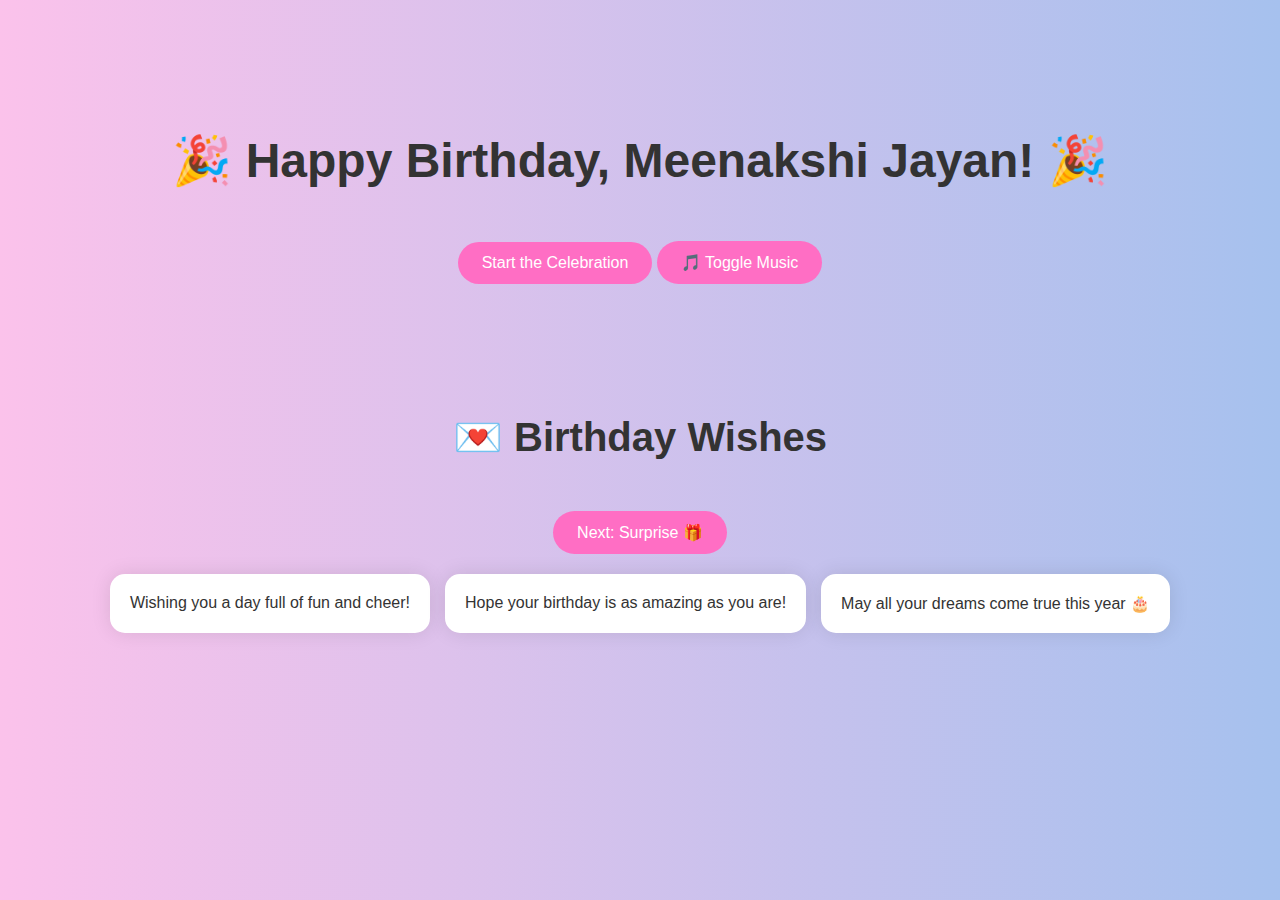
<file: index.html>
<!-- index.html -->
<!DOCTYPE html>
<html lang="en">
<head>
  <meta charset="UTF-8">
  <meta name="viewport" content="width=device-width, initial-scale=1.0">
  <title>Happy Birthday</title>
  <link rel="stylesheet" href="style.css">
</head>
<body>
  <div class="hero">
    <h1 class="animated-text">🎉 Happy Birthday, Meenakshi Jayan! 🎉</h1>
    <button onclick="goToPage('wishes.html')">Start the Celebration</button>
    <audio id="bg-music" loop>
      <source src="bday.mp3" type="audio/mpeg">
    </audio>
    <button onclick="toggleMusic()">🎵 Toggle Music</button>
  </div>

  <script src="script.js"></script>
</body>
</html>

<!-- wishes.html -->
<!DOCTYPE html>
<html lang="en">
<head>
  <meta charset="UTF-8">
  <meta name="viewport" content="width=device-width, initial-scale=1.0">
  <title>Wishes</title>
  <link rel="stylesheet" href="style.css">
</head>
<body>
  <h1 class="page-title">💌 Birthday Wishes</h1>
  <button onclick="goToPage('surprise.html')">Next: Surprise 🎁</button>
  <script src="script.js"></script>
  <div class="card-carousel">
    <div class="card">Wishing you a day full of fun and cheer!</div>
    <div class="card">Hope your birthday is as amazing as you are!</div>
    <div class="card">May all your dreams come true this year 🎂</div>
  </div>
  <script src="script.js"></script>
</body>
</html>

<!-- memories.html -->
<!DOCTYPE html>
<html lang="en">
<head>
  <meta charset="UTF-8">
  <meta name="viewport" content="width=device-width, initial-scale=1.0">
  <title>Memories</title>
  <link rel="stylesheet" href="style.css">
</head>
<body>

  
</body>
</html>

<!-- style.css -->
</file>
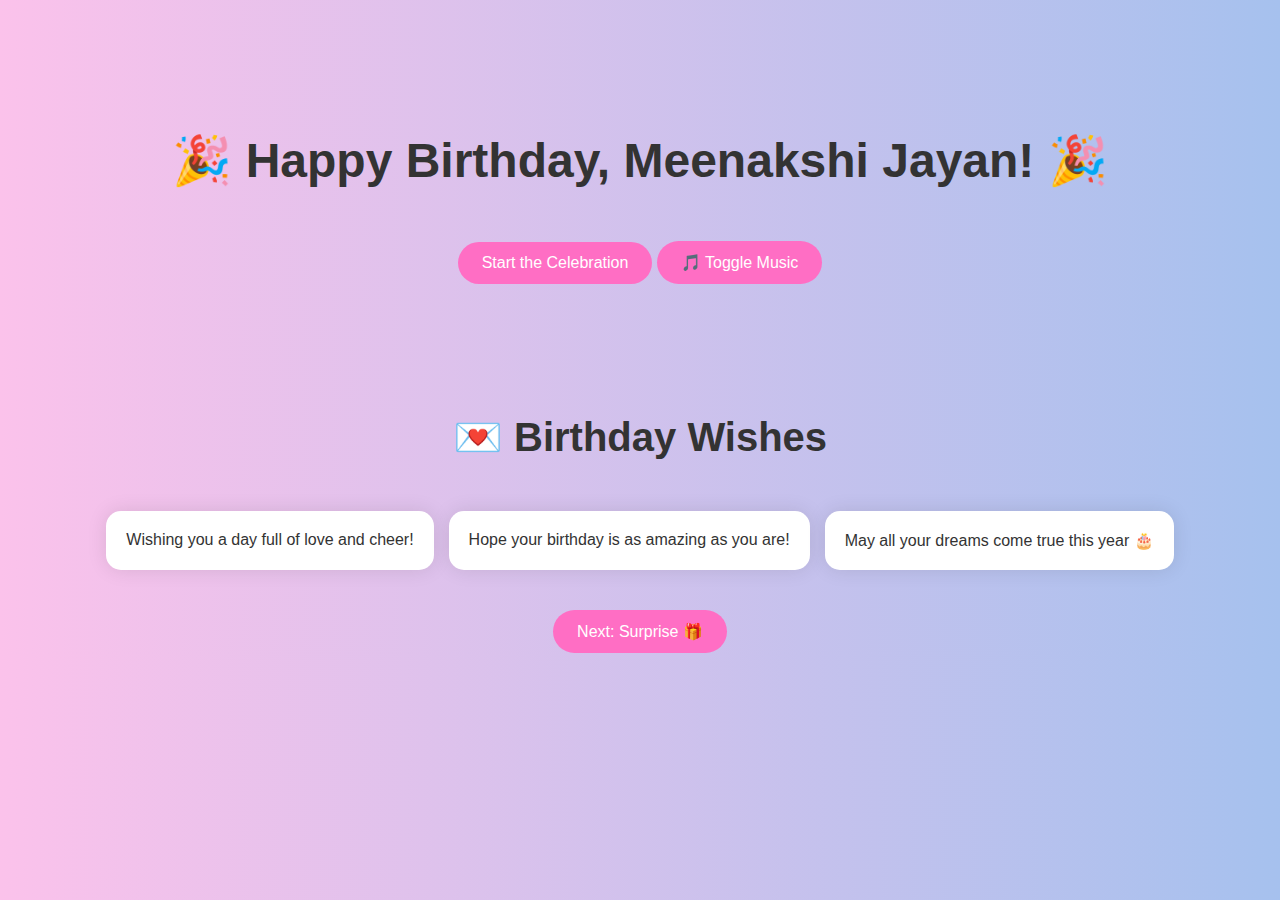
<file: bday.html>
<!-- index.html -->
<!DOCTYPE html>
<html lang="en">
<head>
  <meta charset="UTF-8">
  <meta name="viewport" content="width=device-width, initial-scale=1.0">
  <title>Happy Birthday</title>
  <link rel="stylesheet" href="style.css">
</head>
<body>
  <div class="hero">
    <h1 class="animated-text">🎉 Happy Birthday, Meenakshi Jayan! 🎉</h1>
    <button onclick="goToPage('wishes.html')">Start the Celebration</button>
    <audio id="bg-music" loop>
      <source src="bday.mp3" type="audio/mpeg">
    </audio>
    <button onclick="toggleMusic()">🎵 Toggle Music</button>
  </div>

  <script src="script.js"></script>
</body>
</html>

<!-- wishes.html -->
<!DOCTYPE html>
<html lang="en">
<head>
  <meta charset="UTF-8">
  <meta name="viewport" content="width=device-width, initial-scale=1.0">
  <title>Wishes</title>
  <link rel="stylesheet" href="style.css">
</head>
<body>
  <h1 class="page-title">💌 Birthday Wishes</h1>
  <div class="card-carousel">
    <div class="card">Wishing you a day full of love and cheer!</div>
    <div class="card">Hope your birthday is as amazing as you are!</div>
    <div class="card">May all your dreams come true this year 🎂</div>
  </div>
  <script src="script.js"></script>
</body>
</html>

<!-- memories.html -->
<!DOCTYPE html>
<html lang="en">
<head>
  <meta charset="UTF-8">
  <meta name="viewport" content="width=device-width, initial-scale=1.0">
  <title>Memories</title>
  <link rel="stylesheet" href="style.css">
</head>
<body>

  <button onclick="goToPage('surprise.html')">Next: Surprise 🎁</button>
  <script src="script.js"></script>
</body>
</html>

<!-- style.css -->
</file>
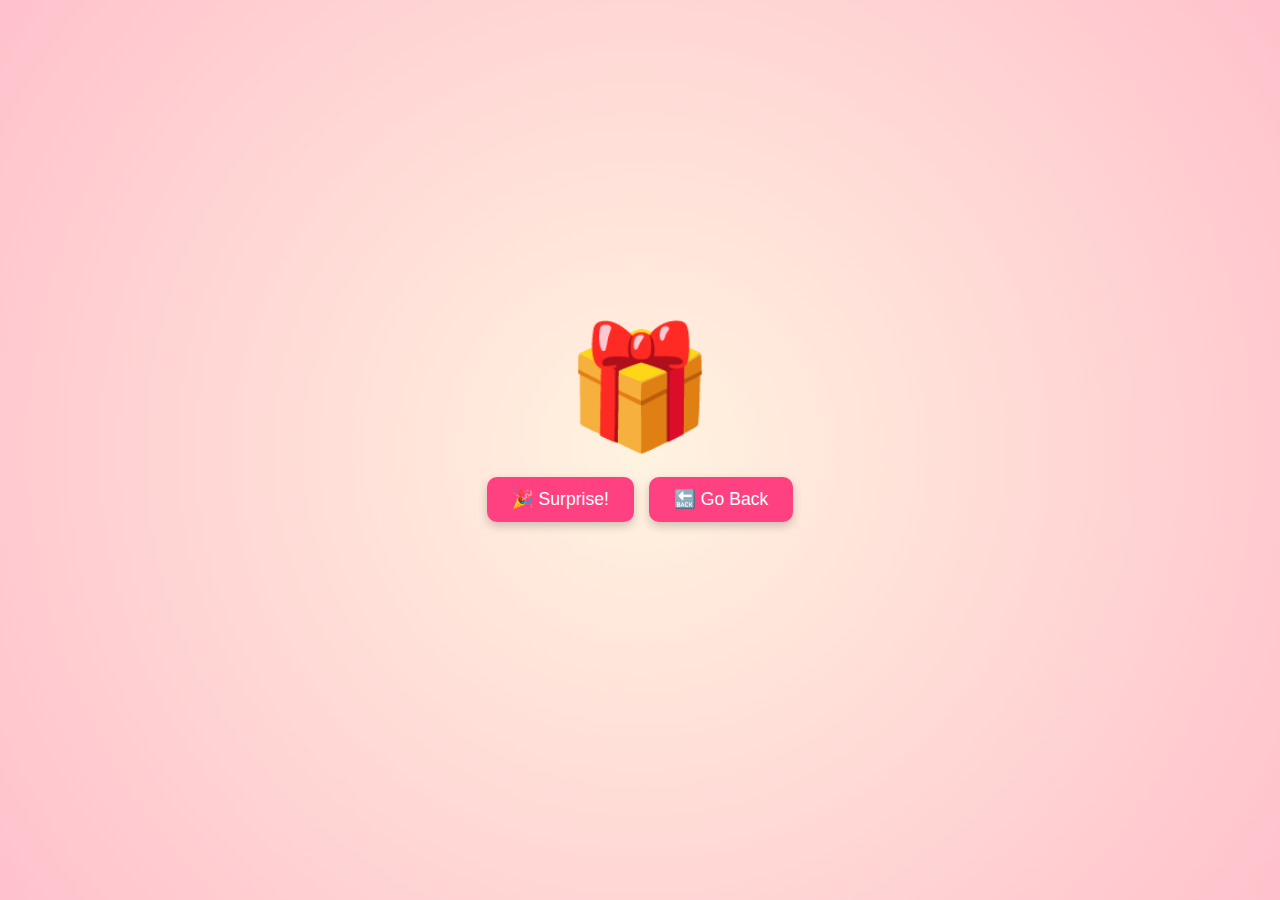
<file: surprise.html>
<!DOCTYPE html>
<html lang="en">
<head>
  <meta charset="UTF-8" />
  <meta name="viewport" content="width=device-width, initial-scale=1.0"/>
  <title>Surprise!</title>
  <style>
    body {
      margin: 0;
      padding: 0;
      background: radial-gradient(circle, #fff3e0, #ffc1cc);
      display: flex;
      flex-direction: column;
      align-items: center;
      justify-content: center;
      height: 100vh;
      font-family: 'Comic Sans MS', cursive, sans-serif;
      overflow: hidden;
      position: relative;
    }

    .gift {
      font-size: 120px;
      cursor: pointer;
      transition: transform 0.3s ease;
      animation: pulse 2s infinite;
    }

    .gift:hover {
      transform: scale(1.1) rotate(-5deg);
    }

    @keyframes pulse {
      0%, 100% {
        transform: scale(1);
      }
      50% {
        transform: scale(1.05);
      }
    }

    .button-container {
      margin-top: 20px;
      display: flex;
      gap: 15px;
    }

    button {
      padding: 12px 25px;
      font-size: 1.1rem;
      border: none;
      border-radius: 10px;
      cursor: pointer;
      background-color: #ff4081;
      color: white;
      box-shadow: 0 4px 10px rgba(0,0,0,0.2);
      transition: all 0.3s ease;
    }

    button:hover {
      background-color: #f50057;
      transform: scale(1.05);
    }

    #surpriseMessage {
      margin-top: 30px;
      font-size: 1.7rem;
      color: #444;
      opacity: 0;
      transform: scale(0.9);
      transition: all 0.5s ease;
      text-align: center;
    }

    #surpriseMessage.show {
      opacity: 1;
      transform: scale(1.1);
    }

    canvas.confetti {
      position: absolute;
      top: 0;
      left: 0;
      pointer-events: none;
      z-index: 100;
    }

    .sparkle {
      position: absolute;
      width: 6px;
      height: 6px;
      background: white;
      border-radius: 50%;
      animation: sparkleAnim 3s linear infinite;
      opacity: 0.6;
    }

    @keyframes sparkleAnim {
      0% {
        transform: translateY(0) scale(1);
        opacity: 0.8;
      }
      100% {
        transform: translateY(100vh) scale(0.5);
        opacity: 0;
      }
    }
  </style>
</head>
<body>

  <canvas class="confetti"></canvas>

  <div class="gift" onclick="triggerSurprise()">🎁</div>

  <div class="button-container">
    <button onclick="triggerSurprise()">🎉 Surprise!</button>
    <button onclick="goBack()">🔙 Go Back</button>
  </div>

  <div id="surpriseMessage">🎊 Woohoo! Wishing you endless smiles and a magical birthday! 🎈</div>

  <!-- OPTIONAL: Sound -->
  <audio id="surpriseSound" src="bday.mp3" preload="auto"></audio>

  <script>
    const canvas = document.querySelector('canvas.confetti');
    const ctx = canvas.getContext('2d');
    canvas.width = window.innerWidth;
    canvas.height = window.innerHeight;

    let confetti = [];

    function triggerSurprise() {
      // Show message
      const msg = document.getElementById('surpriseMessage');
      msg.classList.remove('show');
      void msg.offsetWidth; // force reflow
      msg.classList.add('show');

      // Play sound
      const audio = document.getElementById('surpriseSound');
      audio.currentTime = 0;
      audio.play();

      // Start confetti
      for (let i = 0; i < 150; i++) {
        confetti.push({
          x: Math.random() * canvas.width,
          y: Math.random() * canvas.height - 200,
          r: Math.random() * 6 + 4,
          d: Math.random() * 10 + 5,
          color: `hsl(${Math.random() * 360}, 100%, 60%)`,
          tilt: Math.random() * 10 - 10,
          tiltAngle: 0
        });
      }
      animateConfetti();

      // Create sparkles
      for (let i = 0; i < 10; i++) {
        const sparkle = document.createElement('div');
        sparkle.classList.add('sparkle');
        sparkle.style.left = Math.random() * 100 + 'vw';
        sparkle.style.top = '-20px';
        sparkle.style.animationDuration = (Math.random() * 2 + 2) + 's';
        document.body.appendChild(sparkle);
        setTimeout(() => sparkle.remove(), 4000);
      }
    }

    function animateConfetti() {
      let frame = 0;
      function draw() {
        ctx.clearRect(0, 0, canvas.width, canvas.height);
        confetti.forEach((c, i) => {
          ctx.beginPath();
          ctx.fillStyle = c.color;
          ctx.ellipse(c.x, c.y, c.r, c.r / 2, c.tilt, 0, Math.PI * 2);
          ctx.fill();

          c.y += c.d * 0.5;
          c.x += Math.sin(c.tiltAngle) * 2;
          c.tiltAngle += 0.05;

          if (c.y > canvas.height) confetti.splice(i, 1);
        });

        if (confetti.length > 0) {
          requestAnimationFrame(draw);
        }
      }
      draw();
    }

    function goBack() {
      window.history.back();
    }

    window.addEventListener('resize', () => {
      canvas.width = window.innerWidth;
      canvas.height = window.innerHeight;
    });
  </script>
</body>
</html>
</file>
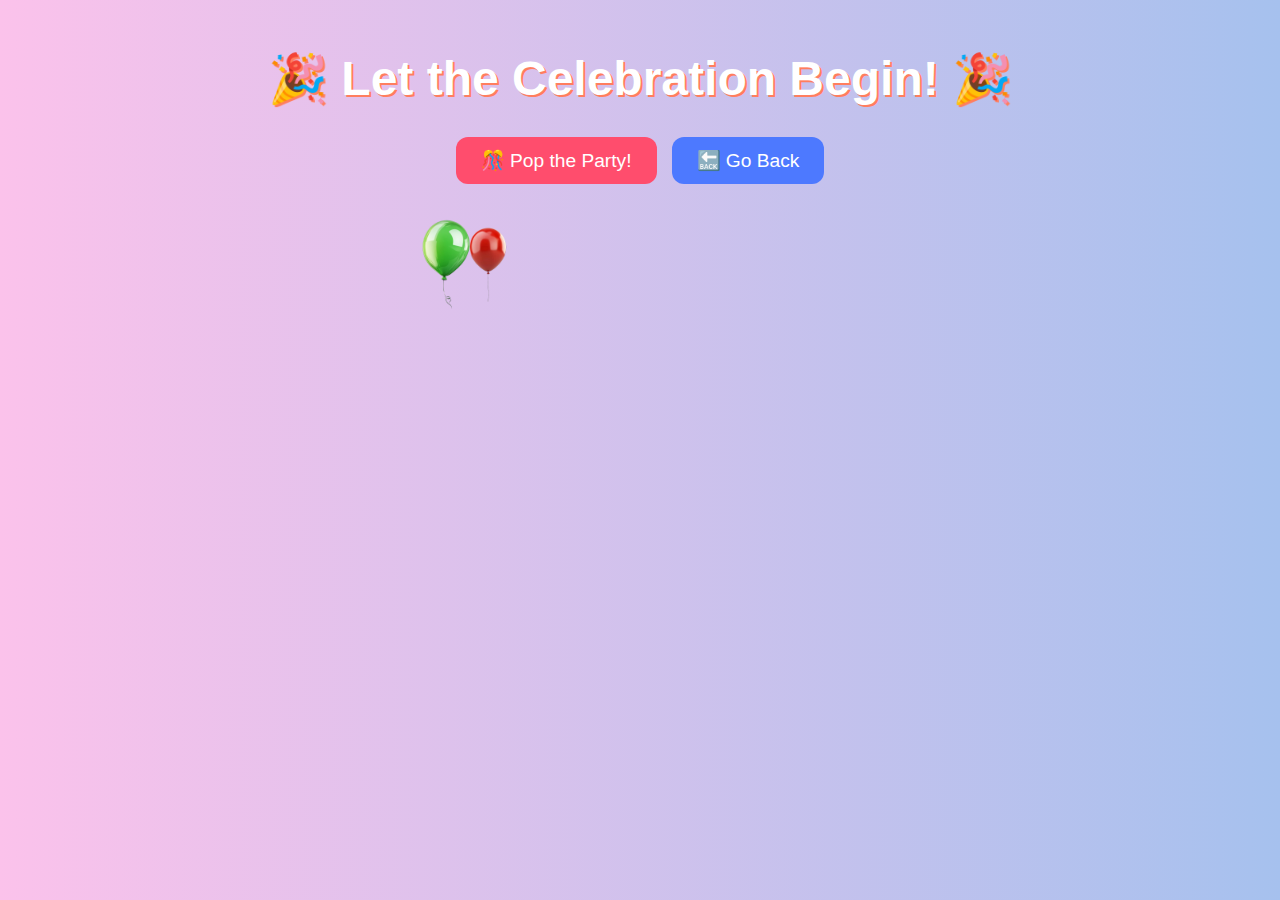
<file: wishes.html>
<!DOCTYPE html>
<html lang="en">
  <head>
    <meta charset="UTF-8" />
    <meta name="viewport" content="width=device-width, initial-scale=1.0" />
    <title>Let's Celebrate!</title>
    <style>
      * {
        box-sizing: border-box;
      }

      body {
        margin: 0;
        overflow: hidden;
        background: linear-gradient(to right, #fbc2eb, #a6c1ee);
        font-family: "Comic Sans MS", cursive, sans-serif;
      }

      h1 {
        text-align: center;
        color: #fff;
        margin: 50px 20px 20px;
        font-size: 2.5rem;
        text-shadow: 2px 2px #ff7e5f;
      }

      .btn-container {
        display: flex;
        justify-content: center;
        flex-wrap: wrap;
        gap: 15px;
        margin: 30px 10px;
      }

      button {
        padding: 12px 25px;
        font-size: 1.5rem;
        border: none;
        border-radius: 12px;
        cursor: pointer;
        transition: transform 0.2s, background-color 0.3s;
        width: 140px;
      }

      #popper {
        background-color: #ff4d6d;
        color: white;
      }

      #popper:hover {
        transform: scale(1.05);
        background-color: #e33c5e;
      }

      #backBtn {
        background-color: #4d79ff;
        color: white;
      }

      #backBtn:hover {
        transform: scale(1.05);
        background-color: #345fd1;
      }

      .balloon {
        position: absolute;
        animation: float 10s linear infinite;
        z-index: 2;
        pointer-events: none;
        width: 60px;
      }

      @keyframes float {
        0% {
          transform: translateY(100vh);
          opacity: 1;
        }
        100% {
          transform: translateY(-120vh);
          opacity: 0;
        }
      }

      canvas {
        position: absolute;
        top: 0;
        left: 0;
        pointer-events: none;
        z-index: 9999;
      }

      @media (min-width: 768px) {
        h1 {
          font-size: 3rem;
        }

        button {
          font-size: 1.2rem;
          width: auto;
        }

        .balloon {
          width: 100px;
        }
      }
    </style>
  </head>
  <body>
    <h1>🎉 Let the Celebration Begin! 🎉</h1>

    <div class="btn-container">
      <button id="popper">🎊 Pop the Party!</button>
      <button id="backBtn">🔙 Go Back</button>
    </div>

    <canvas id="confetti"></canvas>

    <script>
      // 🎈 Balloon generator
      const balloonImages = [
        "images/balloon1.png",
        "images/balloon2.png",
        "images/balloon3.png",
      ];

      function createBalloon() {
        const balloon = document.createElement("img");
        balloon.src =
          balloonImages[Math.floor(Math.random() * balloonImages.length)];
        balloon.classList.add("balloon");
        balloon.style.left = Math.random() * 100 + "vw";
        balloon.style.animationDuration = 5 + Math.random() * 5 + "s";
        document.body.appendChild(balloon);

        setTimeout(() => balloon.remove(), 10000);
      }

      setInterval(createBalloon, 300);

      // 🎊 Confetti
      const canvas = document.getElementById("confetti");
      const ctx = canvas.getContext("2d");
      let confetti = [];

      function resizeCanvas() {
        canvas.width = window.innerWidth;
        canvas.height = window.innerHeight;
      }

      window.addEventListener("resize", resizeCanvas);
      resizeCanvas();

      function createConfettiPiece() {
        return {
          x: Math.random() * canvas.width,
          y: Math.random() * canvas.height - canvas.height,
          size: Math.random() * 8 + 4,
          color: `hsl(${Math.random() * 360}, 100%, 60%)`,
          speedY: Math.random() * 3 + 2,
          tilt: Math.random() * 10 - 5,
        };
      }

      function drawConfetti() {
        ctx.clearRect(0, 0, canvas.width, canvas.height);
        confetti.forEach((c) => {
          ctx.fillStyle = c.color;
          ctx.beginPath();
          ctx.ellipse(c.x, c.y, c.size, c.size / 2, c.tilt, 0, 2 * Math.PI);
          ctx.fill();
          c.y += c.speedY;
          c.x += Math.sin(c.tilt);
        });

        requestAnimationFrame(drawConfetti);
      }

      function popConfetti() {
        for (let i = 0; i < 150; i++) {
          confetti.push(createConfettiPiece());
        }

        setTimeout(() => {
          confetti = [];
        }, 4000);
      }

      document.getElementById("popper").addEventListener("click", () => {
        popConfetti();
      });

      document.getElementById("backBtn").addEventListener("click", () => {
        window.history.back();
      });

      drawConfetti();
    </script>
  </body>
</html>
</file>
<file: style.css>
body {
  margin: 0;
  font-family: 'Segoe UI', sans-serif;
  background: linear-gradient(to right, #fbc2eb, #a6c1ee);
  color: #333;
  text-align: center;
  overflow-x: hidden;
}
.hero {
  padding: 100px 20px;
  animation: fadeIn 2s ease-in;
}
.animated-text {
  font-size: 3rem;
  animation: bounce 2s infinite;
}
button {
  margin-top: 20px;
  padding: 12px 24px;
  font-size: 1rem;
  border: none;
  border-radius: 25px;
  background: #ff6ec4;
  color: white;
  cursor: pointer;
  transition: transform 0.3s;
}
button:hover {
  transform: scale(1.1);
}
.page-title {
  font-size: 2.5rem;
  margin: 30px 0;
}
.card-carousel {
  display: flex;
  justify-content: center;
  gap: 15px;
  padding: 20px;
}
.card {
  background: white;
  padding: 20px;
  border-radius: 15px;
  box-shadow: 0 0 20px rgba(0,0,0,0.1);
  animation: fadeInUp 1s ease-in-out;
}
.gallery img {
  width: 200px;
  margin: 10px;
  border-radius: 10px;
  transition: transform 0.3s;
}
.gallery img:hover {
  transform: scale(1.1);
}

@keyframes fadeIn {
  from { opacity: 0; }
  to { opacity: 1; }
}

@keyframes bounce {
  0%, 100% { transform: translateY(0); }
  50% { transform: translateY(-10px); }
}

@keyframes fadeInUp {
  from { transform: translateY(30px); opacity: 0; }
  to { transform: translateY(0); opacity: 1; }
}
</file>
